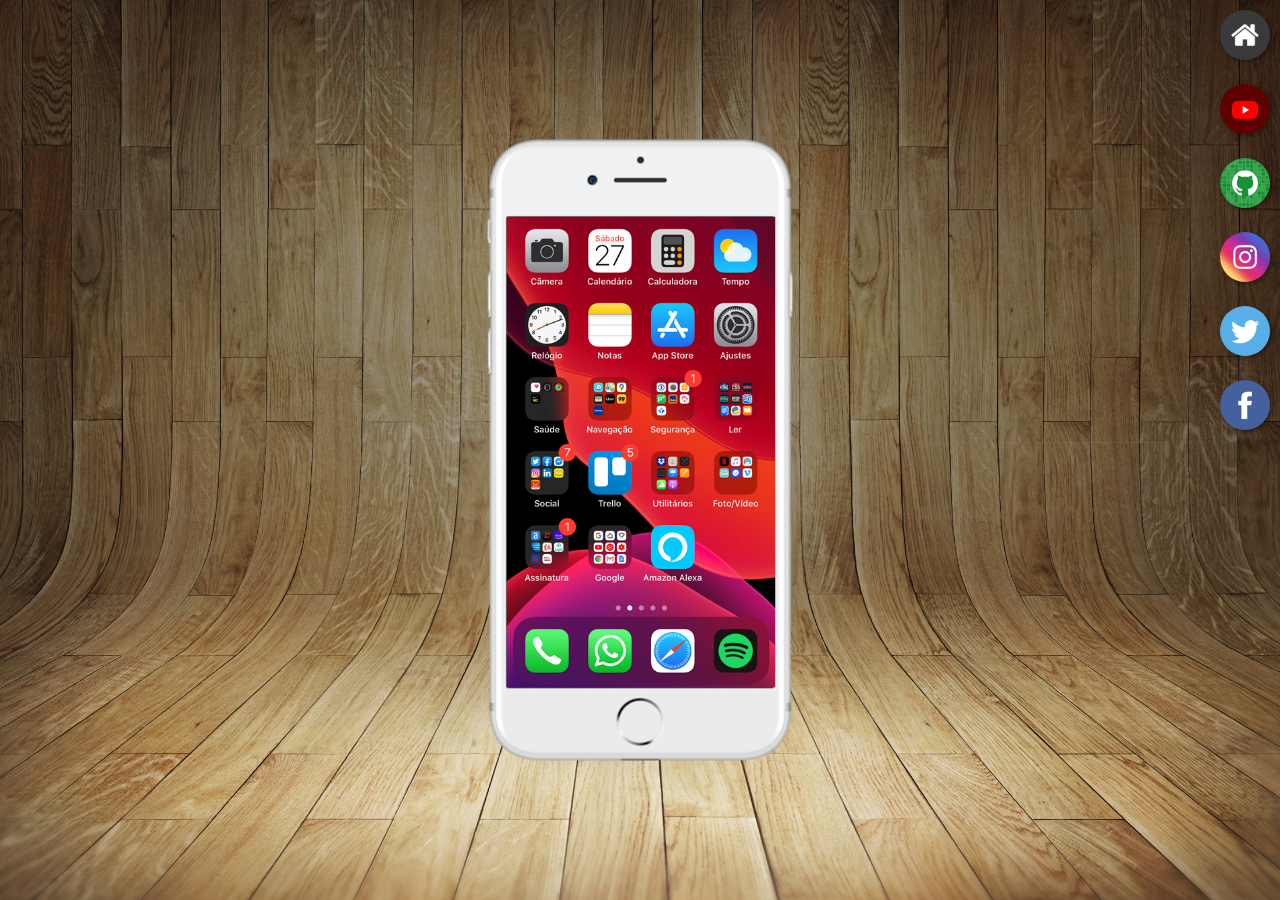
<file: index.html>
<!DOCTYPE html>
<html lang="pt-br">
<head>
  <meta charset="UTF-8">
  <meta name="viewport" content="width=device-width, initial-scale=1.0">
  <link rel="shortcut icon" href="favicon.ico" type="image/x-icon">
  <link rel="stylesheet" href="estilos/style.css">
  <title>Projeto Redes Sociais</title>
</head>
<body>
  <main>
    <section id="telefone">
      <iframe src="home.html" name="tela" frameborder="0" id="tela">Seu navegador não é compatível com isso.</iframe>
    </section>
    <section id="redes-sociais">
      <a href="home.html" target="tela"><img src="imagens/logo-home.jpg" alt="home"></a><br>
      <a href="youtube.html" target="tela"><img src="imagens/logo-youtube.jpg" alt="youtube"></a><br>
      <a href="github.html" target="tela"><img src="imagens/logo-github.jpg" alt="github"></a><br>
      <a href="instagram.html" target="tela"><img src="imagens/logo-instagram.jpg" alt="instagram"></a><br>
      <a href="#" target="tela"><img src="imagens/logo-twitter.jpg" alt="twitter"></a><br>
      <a href="facebook.html" target="tela"><img src="imagens/logo-facebook.jpg" alt="facebook"></a>
    </section>
  </main>
</body>
</html>
</file>
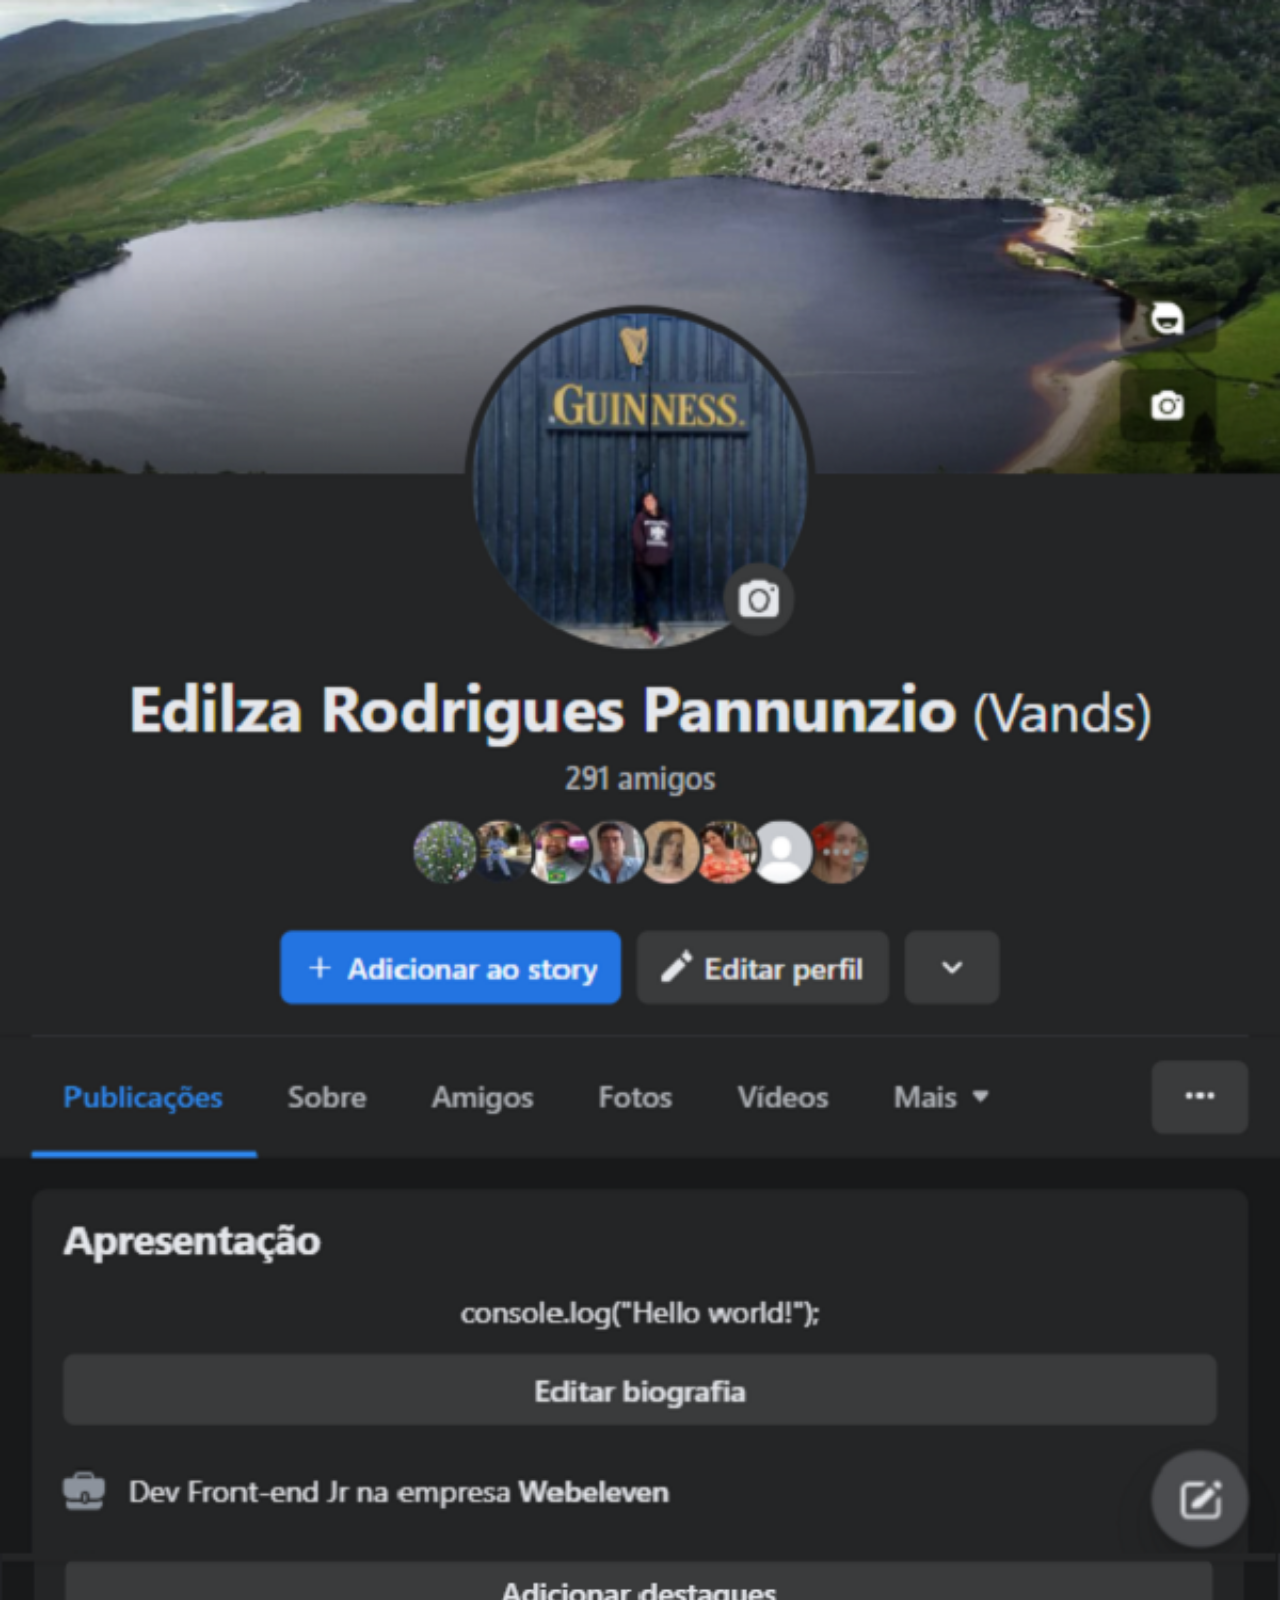
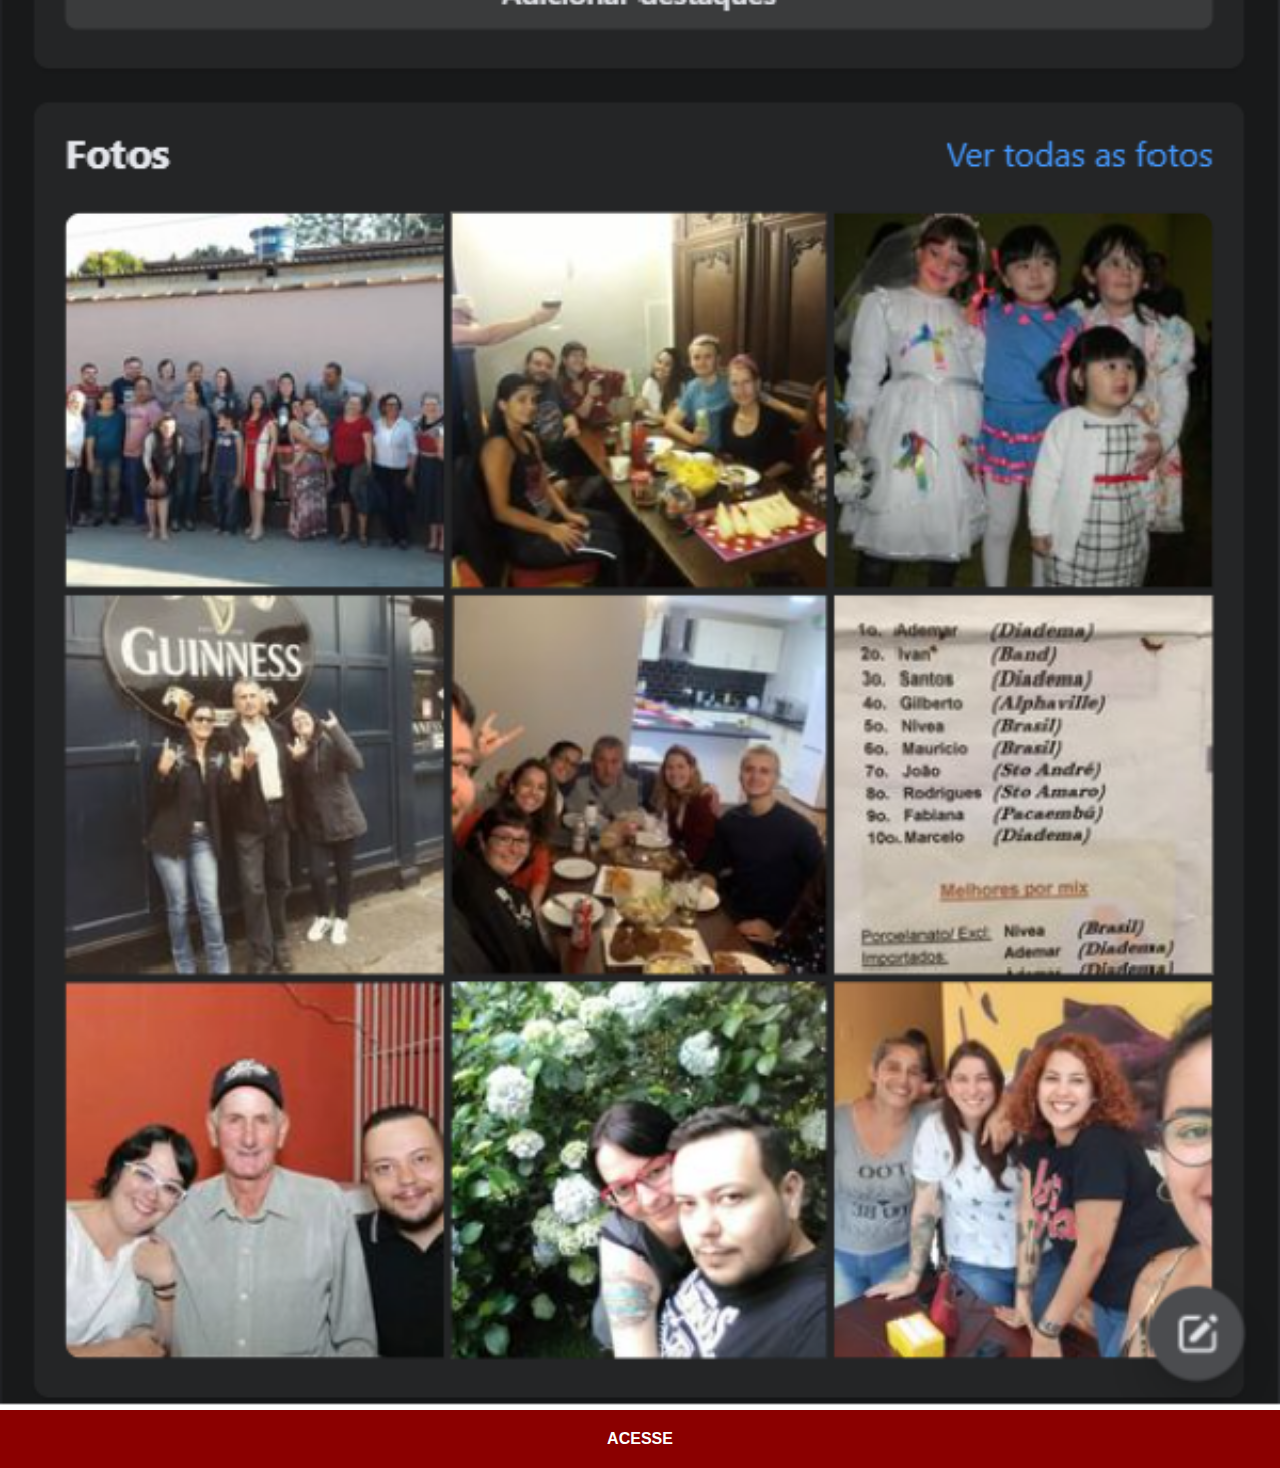
<file: facebook.html>
<!DOCTYPE html>
<html lang="pt-br">
<head>
  <meta charset="UTF-8">
  <meta name="viewport" content="width=device-width, initial-scale=1.0">
  <link rel="stylesheet" href="estilos/social.css">
  <title>Facebook</title>
</head>
<body>
  <img src="imagens/tela-facebook.png" alt="facebook">
  <a href="https://www.facebook.com/onechance32" target="_blank">ACESSE</a>
</body>
</html>
</file>
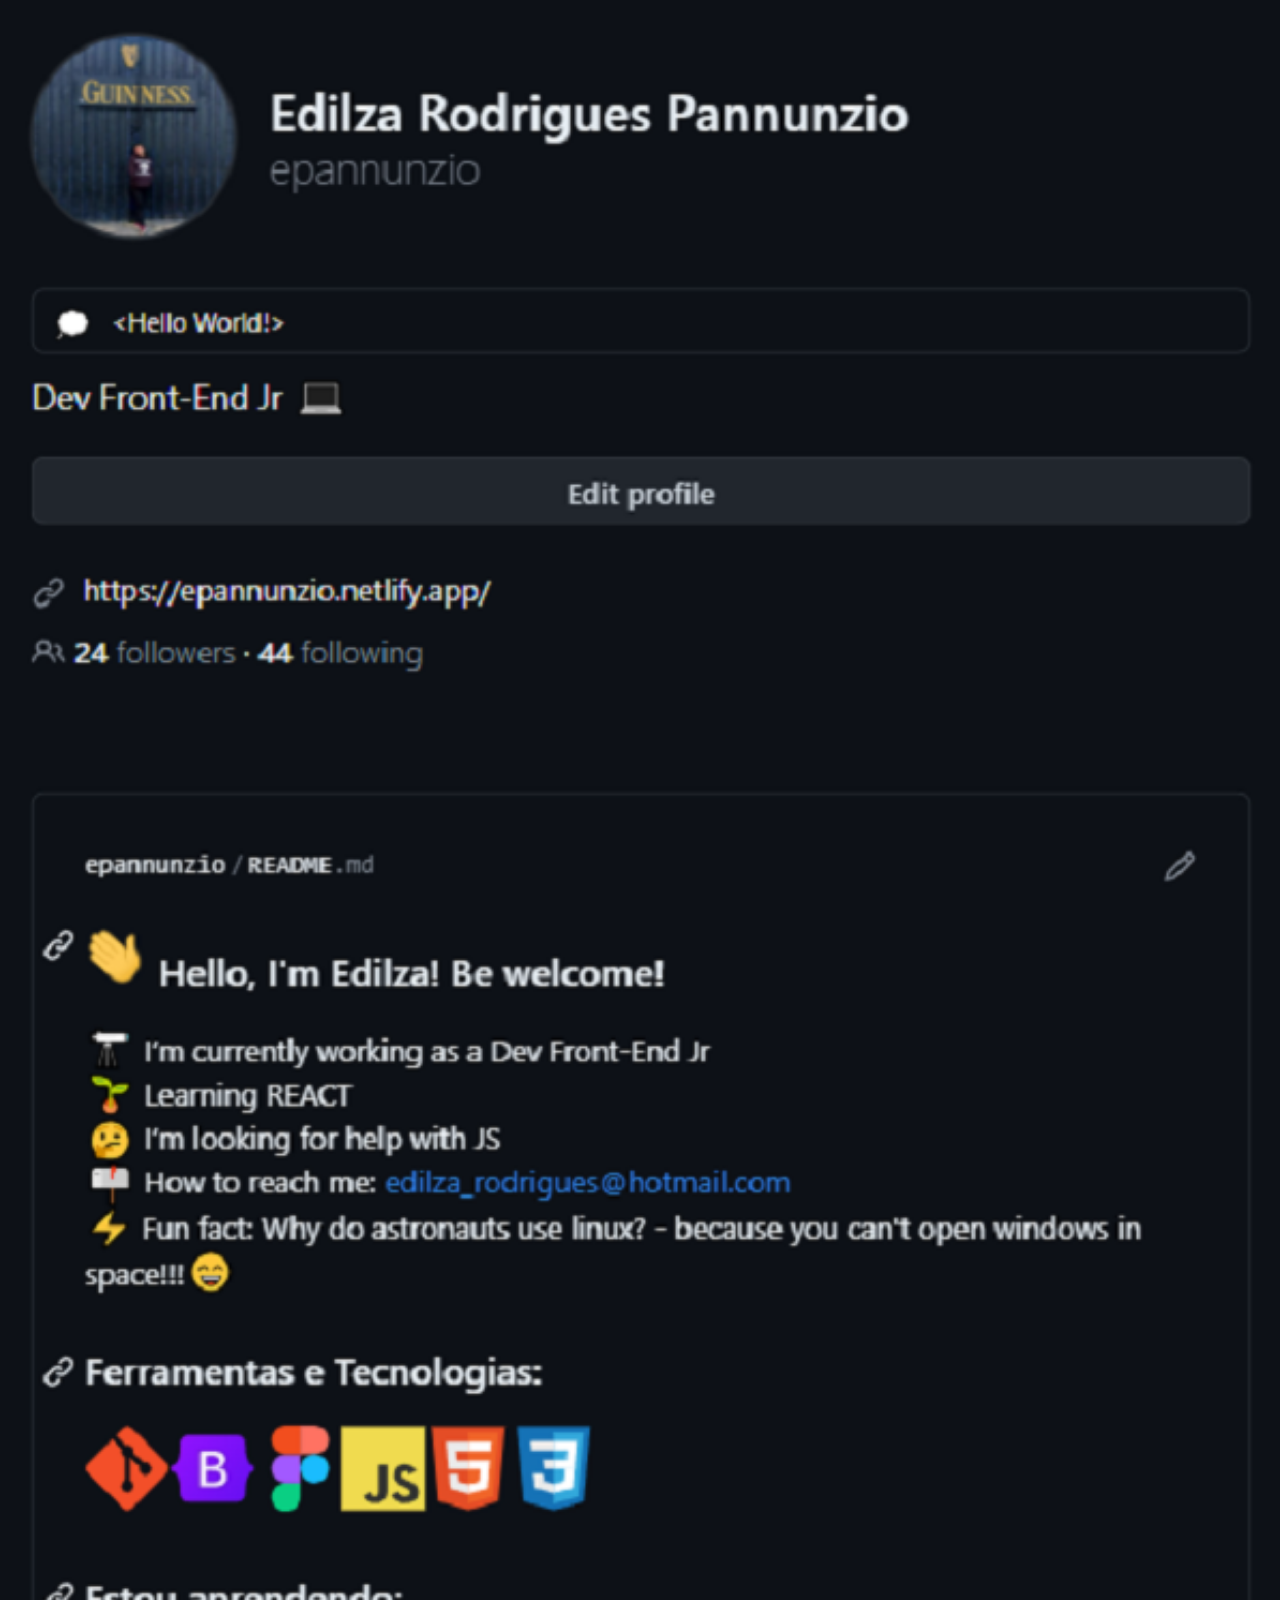
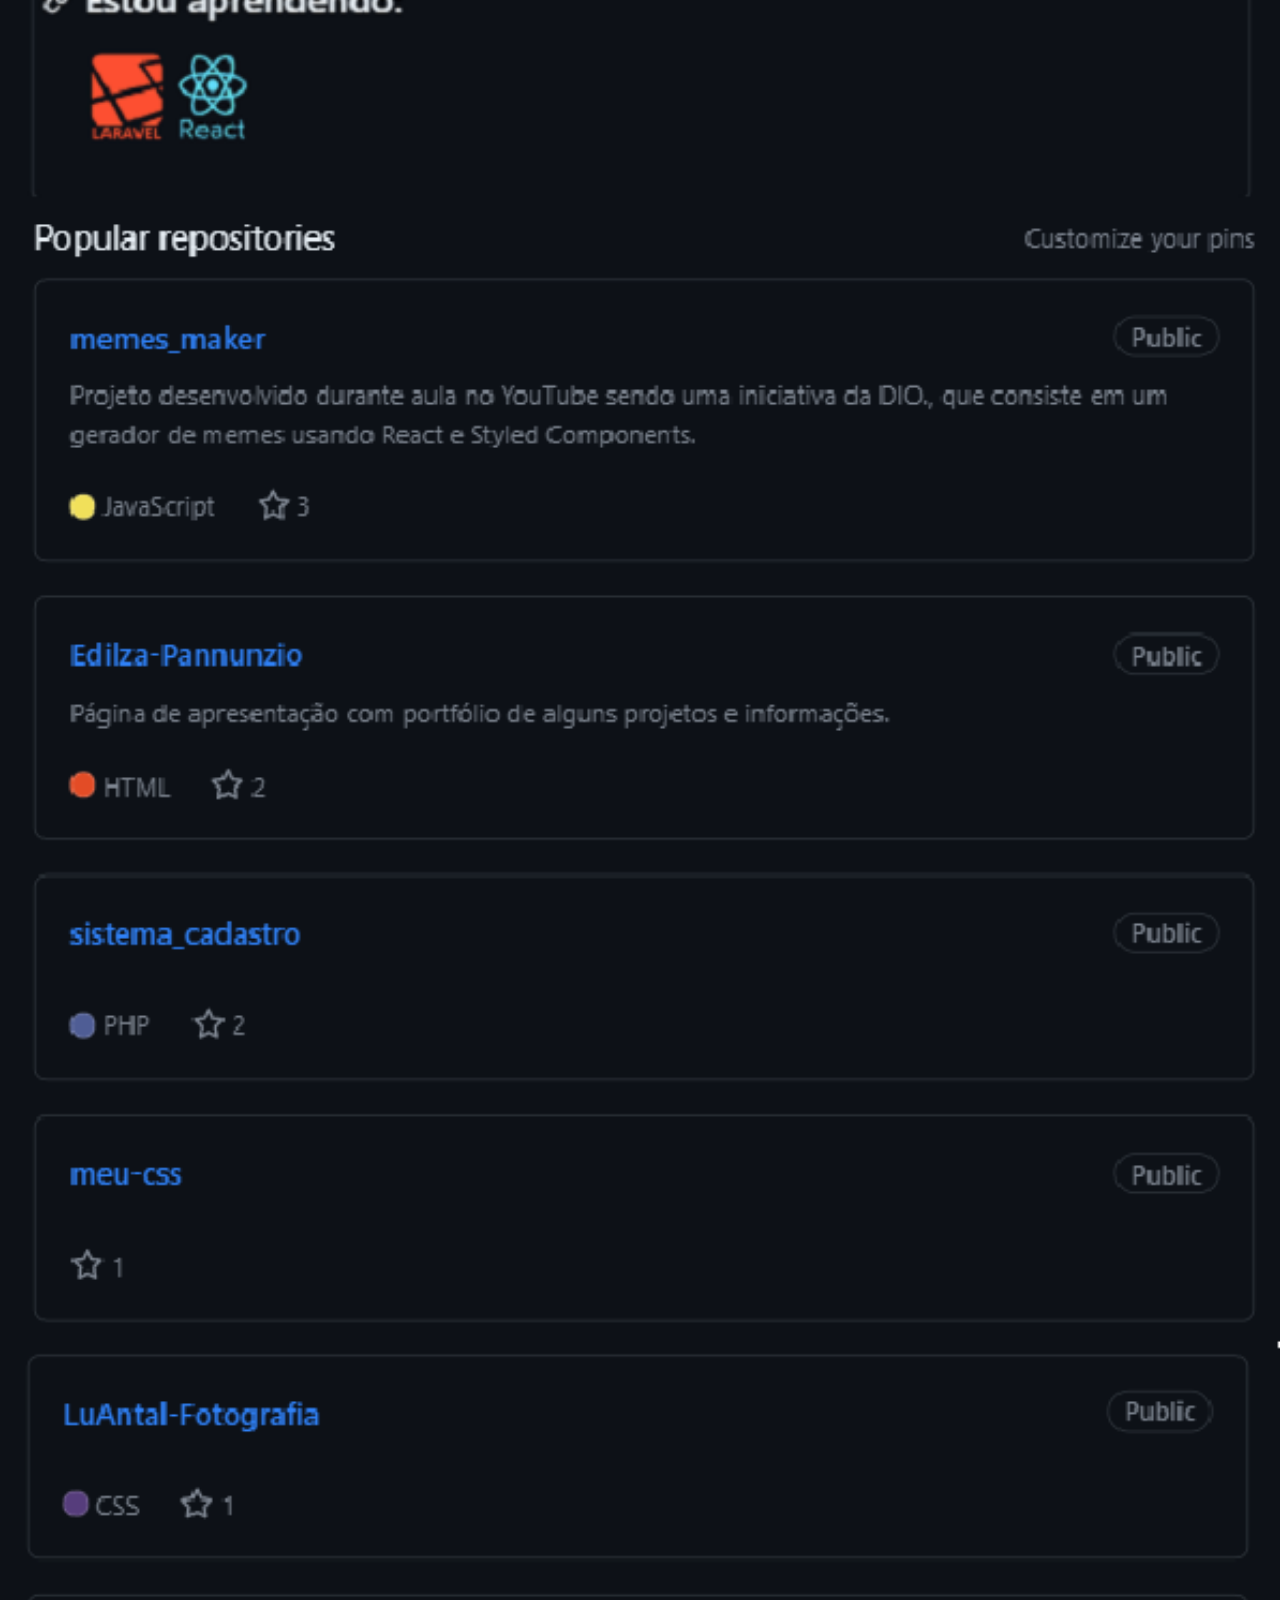
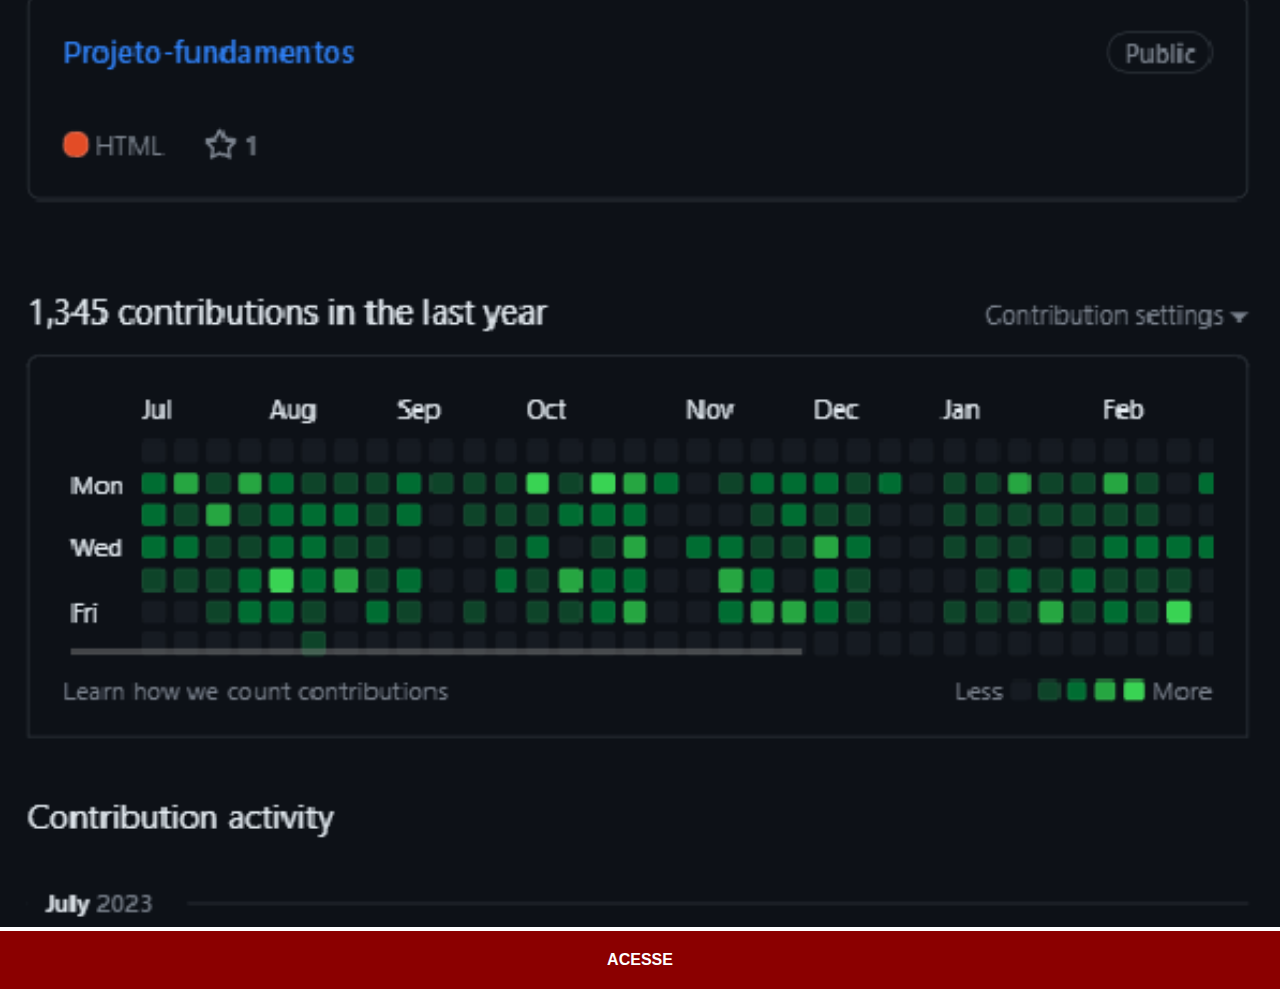
<file: github.html>
<!DOCTYPE html>
<html lang="pt-br">
<head>
  <meta charset="UTF-8">
  <meta name="viewport" content="width=device-width, initial-scale=1.0">
  <link rel="stylesheet" href="estilos/social.css">
  <title>GitHub</title>
</head>
<body>
  <img src="imagens/tela-github.png" alt="github">
  <a href="https://github.com/epannunzio" target="_blank">ACESSE</a>
</body>
</html>
</file>
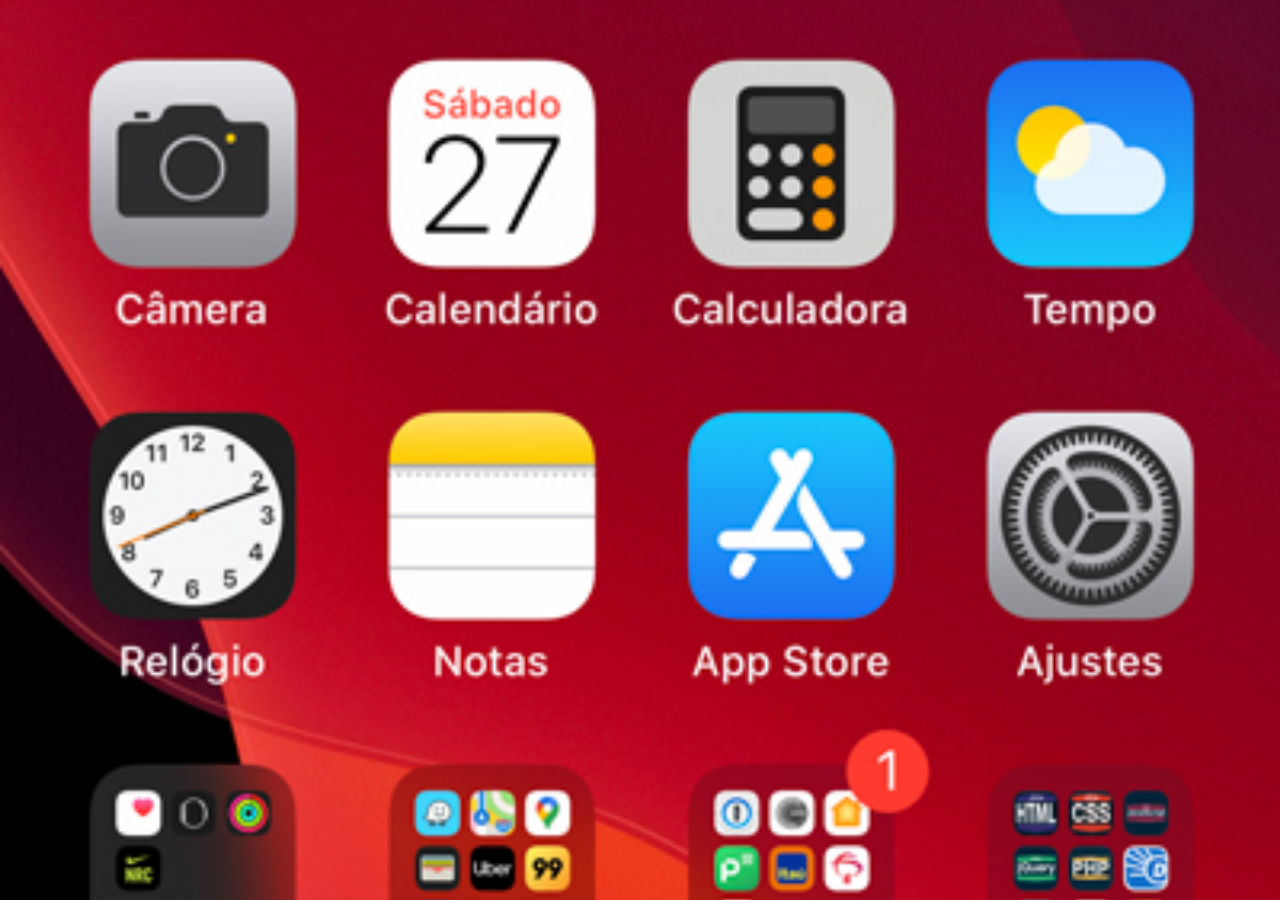
<file: home.html>
<!DOCTYPE html>
<html lang="pt-br">
<head>
  <meta charset="UTF-8">
  <meta name="viewport" content="width=device-width, initial-scale=1.0">
  <title>Home</title>
</head>
<style>
  * {
    margin: 0px;
    padding: 0px;
  }

  body {
    width: 100%;
    height: 100%;
    background: url('imagens/tela-home.jpg') no-repeat top center;
    background-size: cover;
  }
</style>

<body>
  
</body>
</html>
</file>
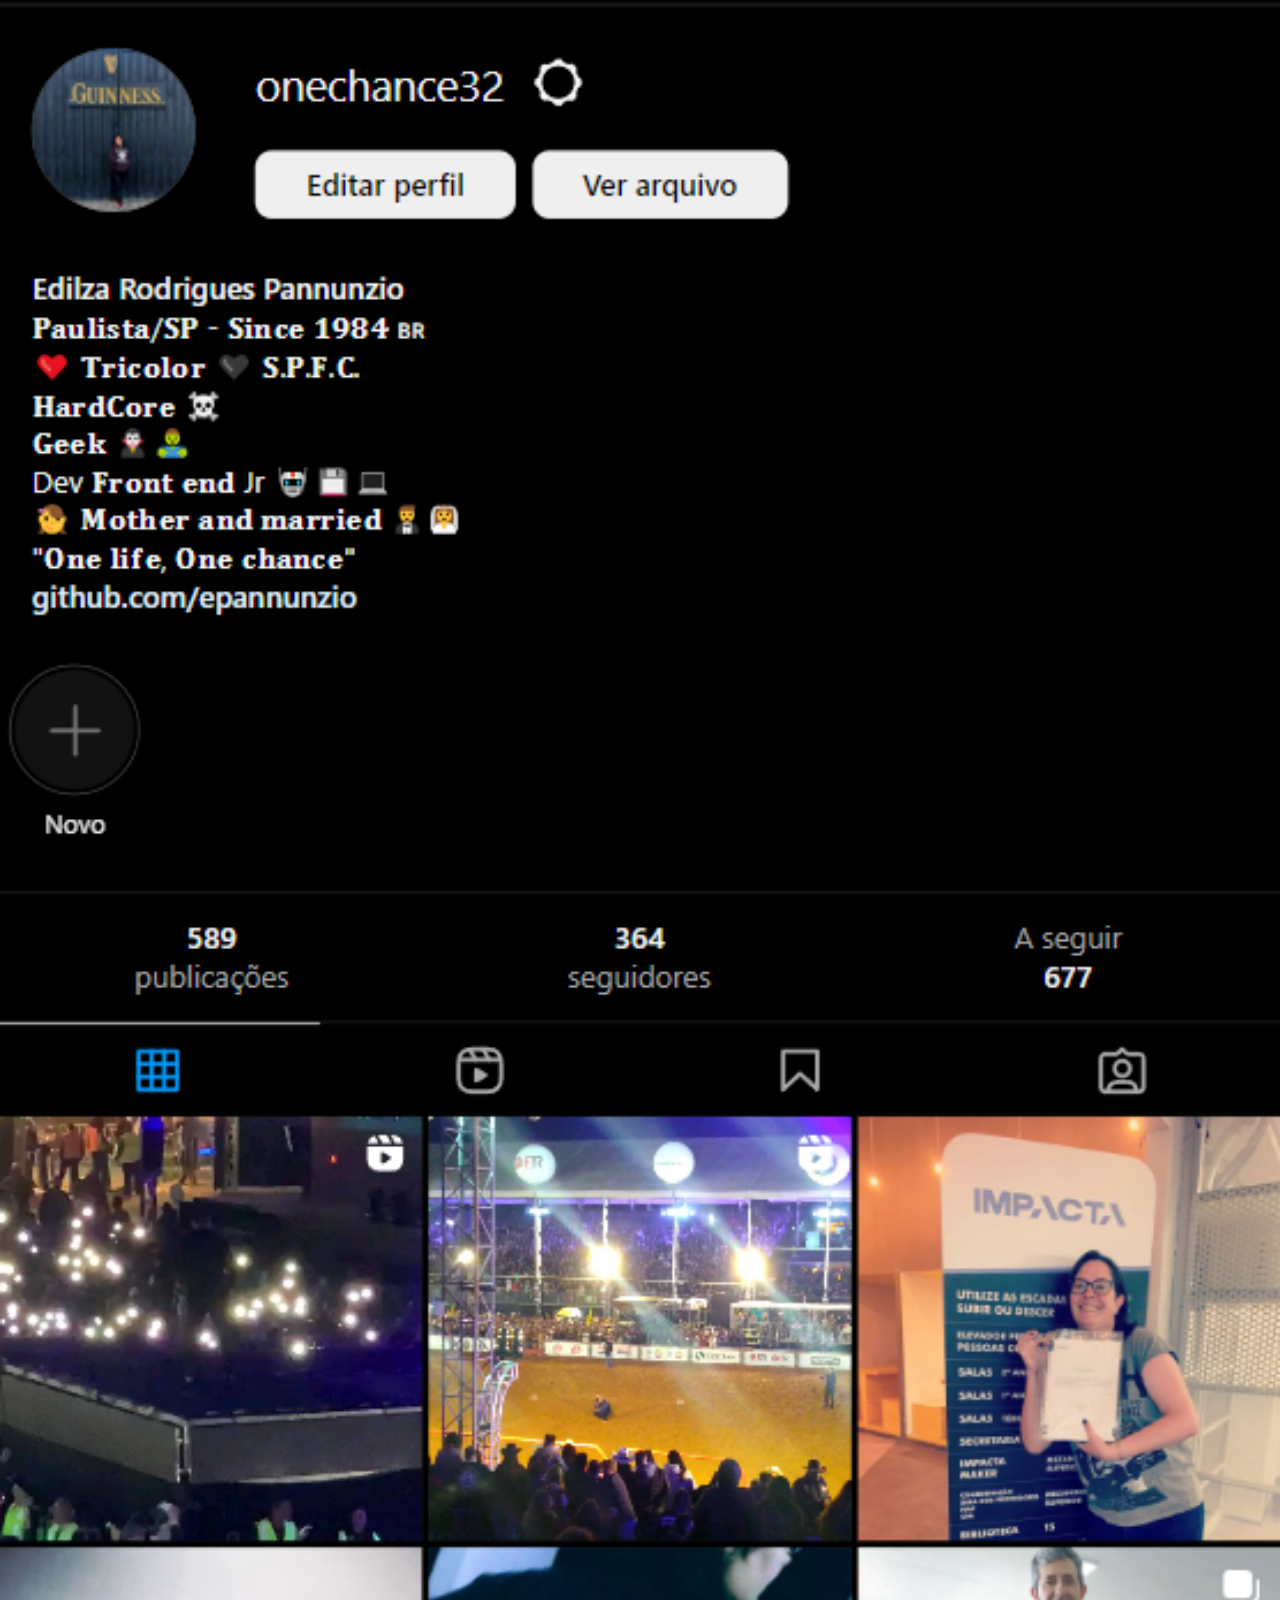
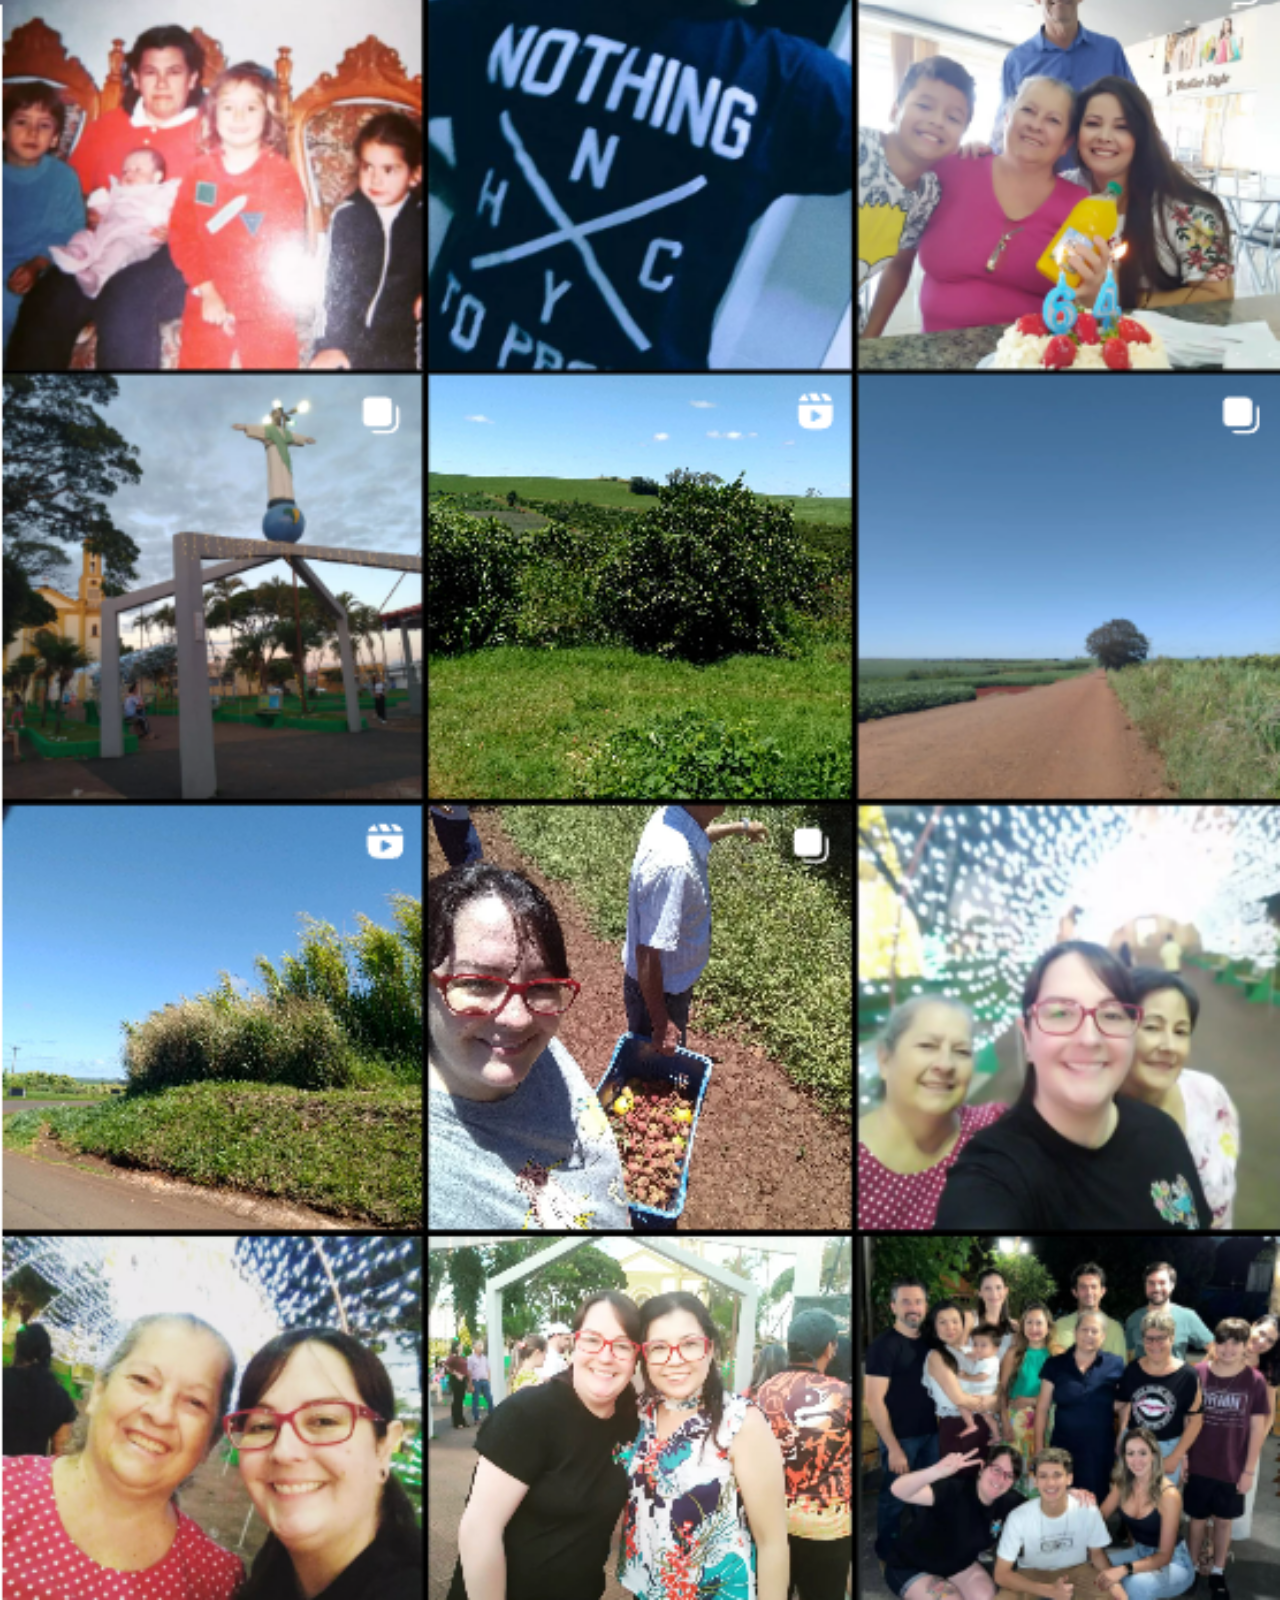
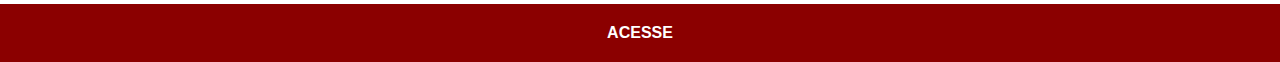
<file: instagram.html>
<!DOCTYPE html>
<html lang="pt-br">
<head>
  <meta charset="UTF-8">
  <meta name="viewport" content="width=device-width, initial-scale=1.0">
  <link rel="stylesheet" href="estilos/social.css">
  <title>Instagram</title>
</head>
<body>
  <img src="imagens/tela-instagram.png" alt="instagram">
  <a href="https://www.instagram.com/onechance32/" target="_blank">ACESSE</a>
</body>
</html>
</file>
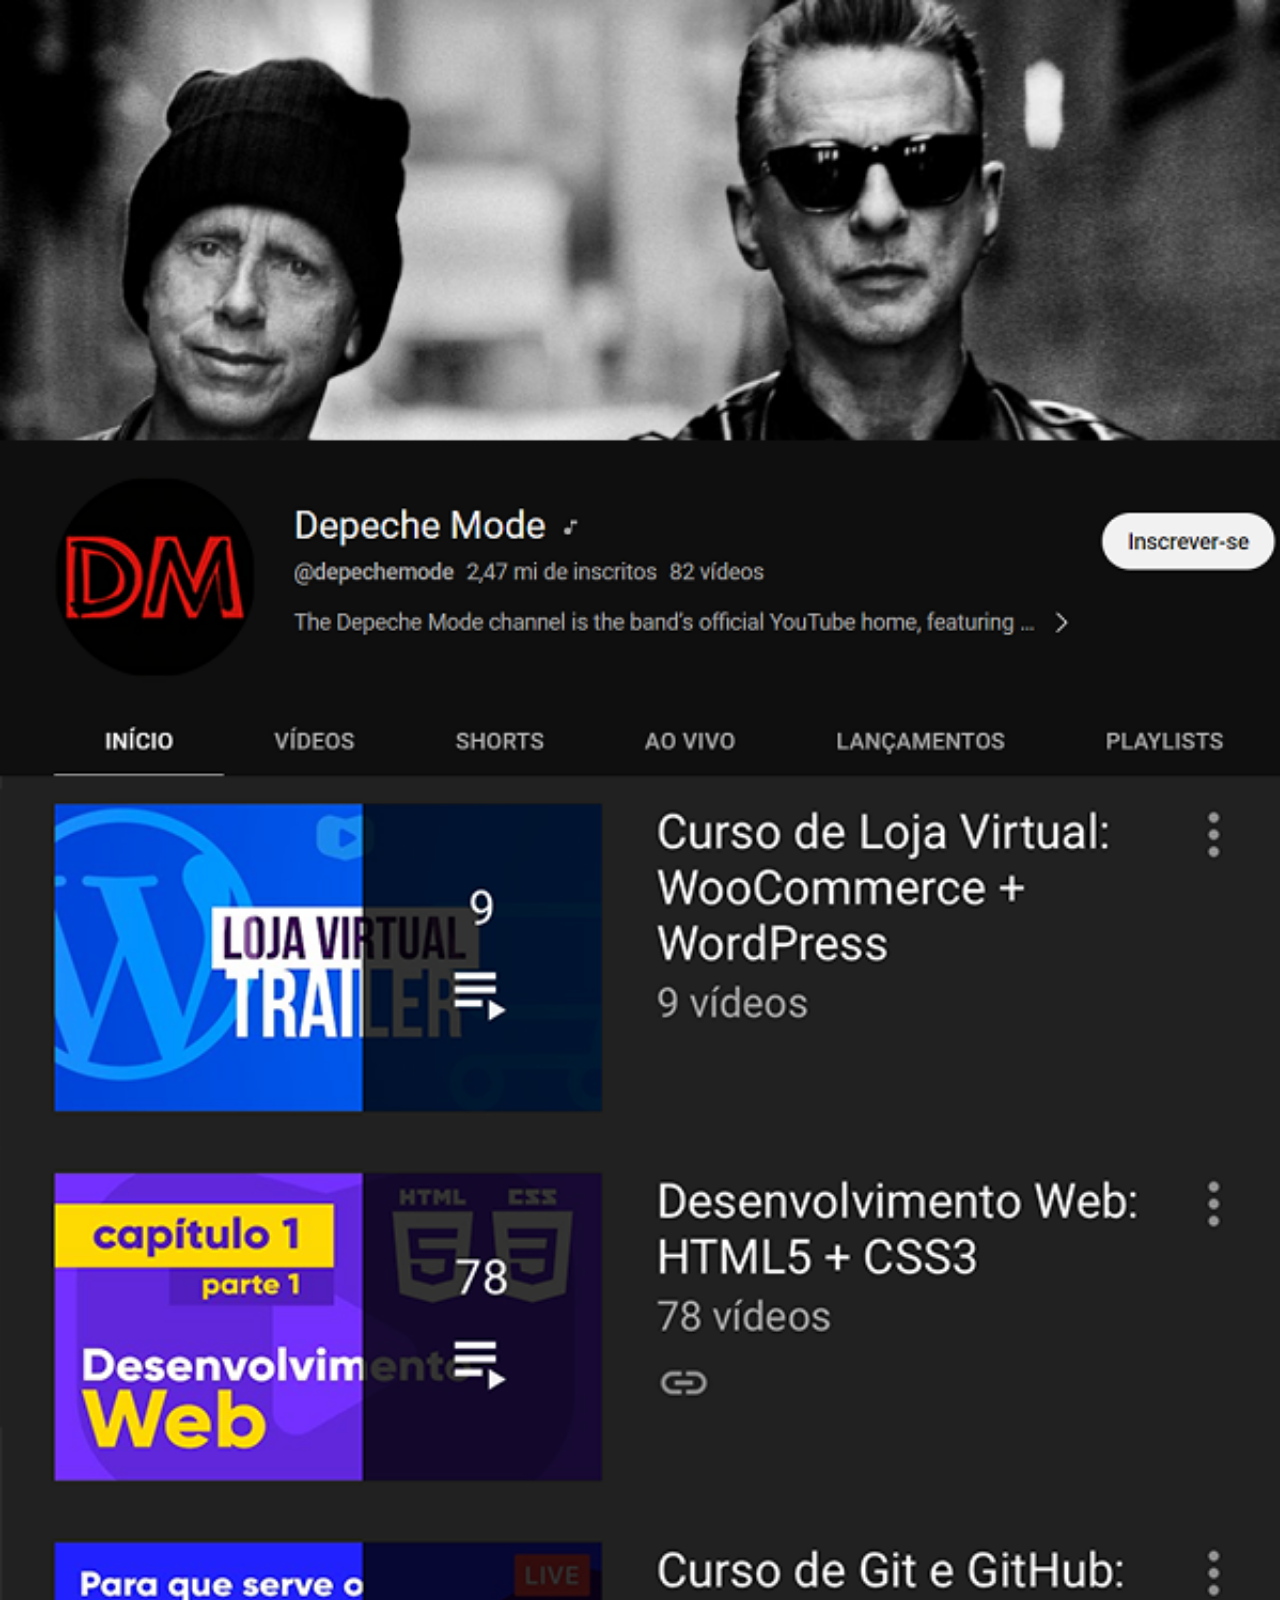
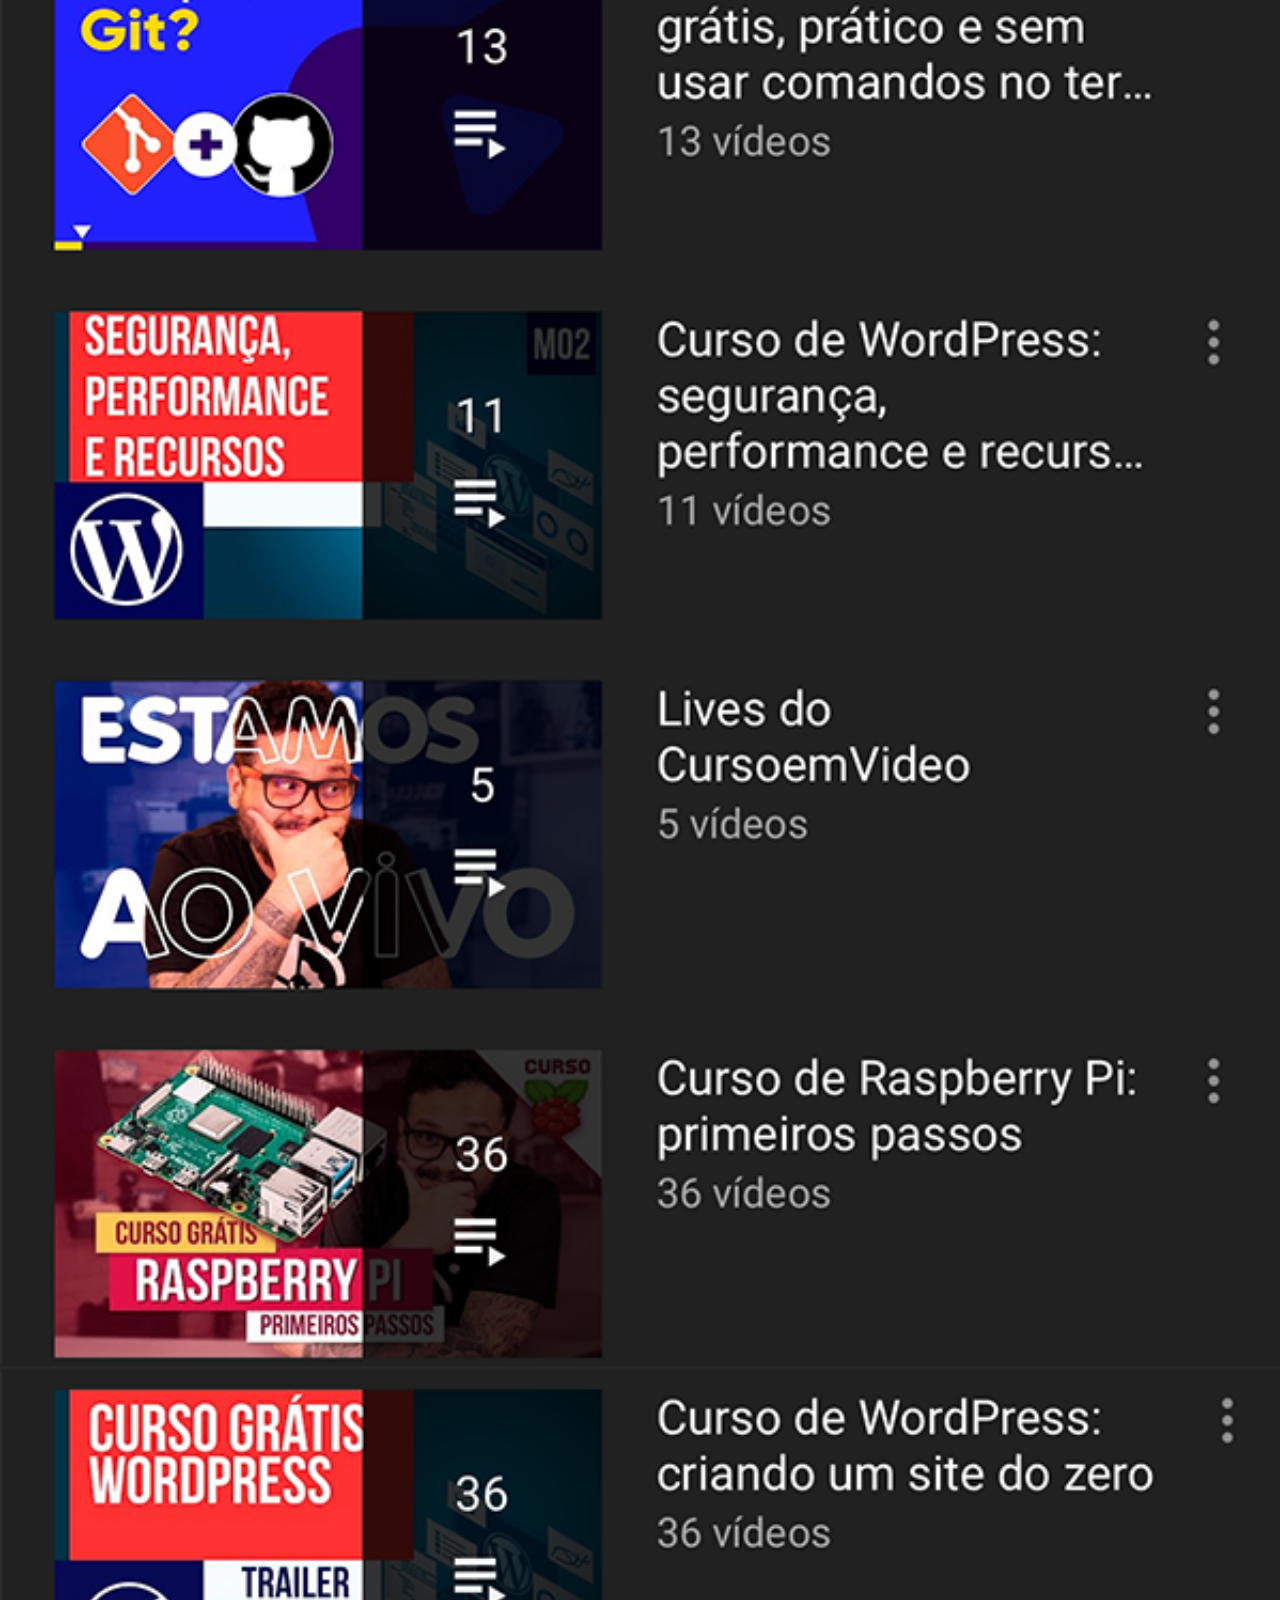
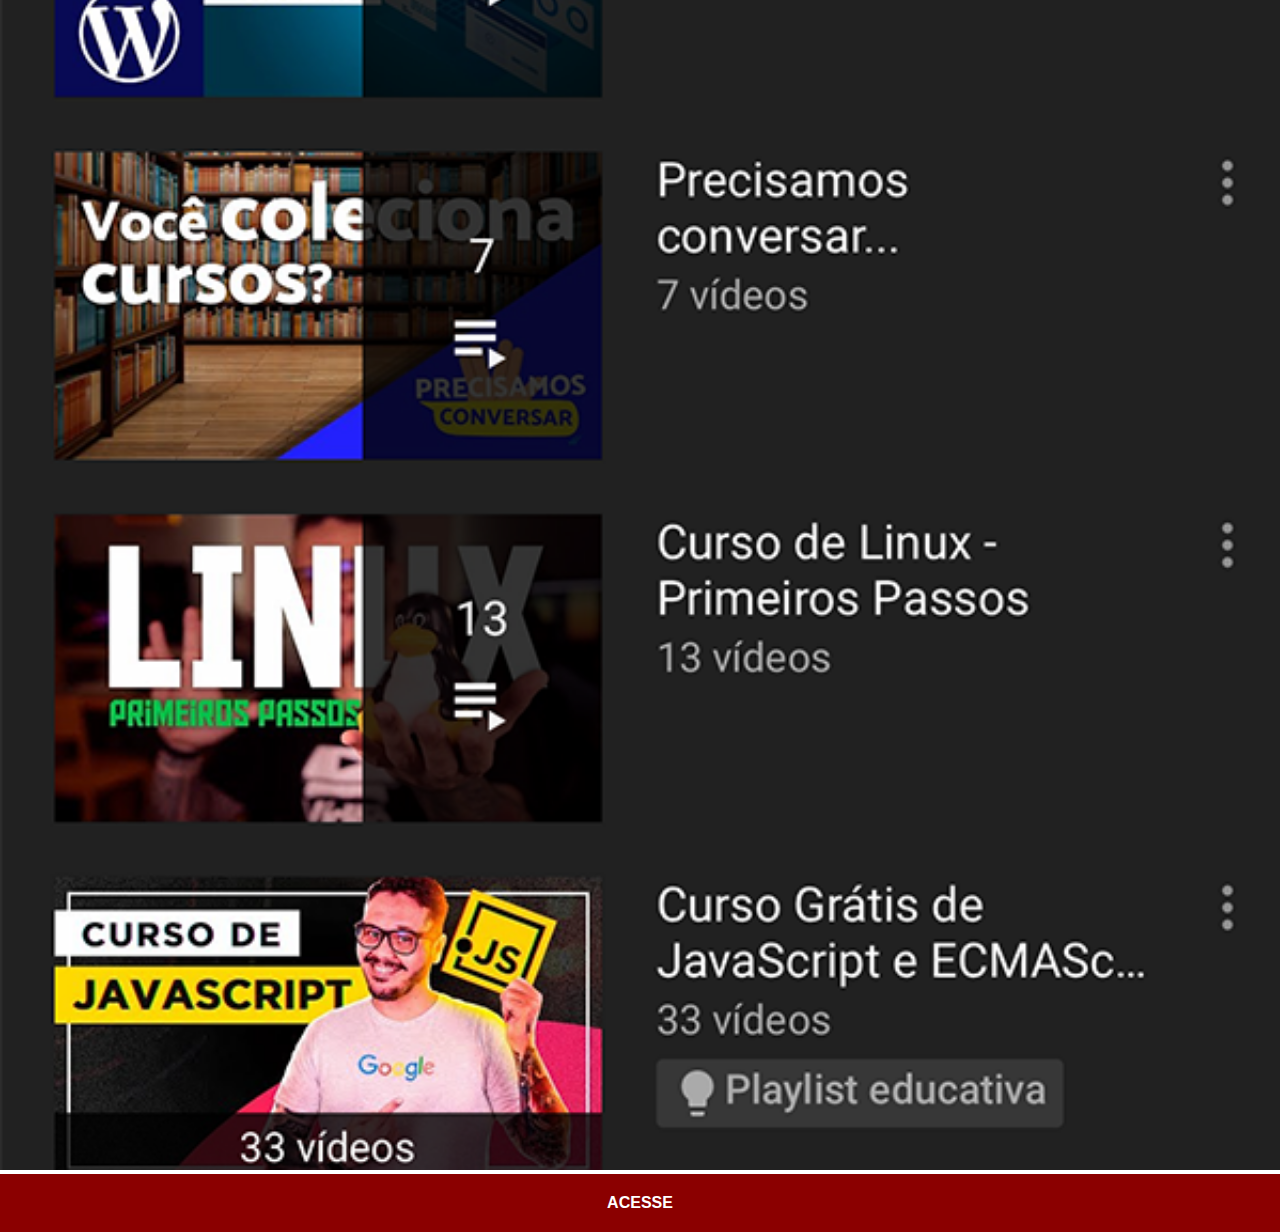
<file: youtube.html>
<!DOCTYPE html>
<html lang="pt-br">
<head>
  <meta charset="UTF-8">
  <meta name="viewport" content="width=device-width, initial-scale=1.0">
  <link rel="stylesheet" href="estilos/social.css">
  <title>Youtube</title>
</head>
<body>
  <img src="imagens/tela-depeche.png" alt="youtube">
  <a href="https://www.youtube.com/channel/UCM-CWGUijAC-8idv6k6Fygw" target="_blank">ACESSE</a>
</body>
</html>
</file>
<file: estilos/style.css>
@charset "UTF-8";

* {
  margin: 0px;
  padding: 0px;
  font-family: Arial, Helvetica, sans-serif;
}

html, body {
  height: 100%;
  width: 100%;
  background-color: black;
}

body {
  background: url('../imagens/fundo-madeira.jpg') no-repeat top center;
  background-size: cover;
  background-attachment: fixed;
}

main {
  height: 100vh;
  position: relative;
}

section#telefone {
  position: absolute;
  top: 50%;
  left: 50%;
  transform: translate(-50%, -50%);
  height: 627px;
  width: 311px;
  background: url('../imagens/frame-iphone.png') no-repeat;
}

iframe#tela {
  position: relative;
  top: 80px;
  left: 22px;
  width: 269px;
  height: 471px;
}

section#redes-sociais {
  text-align: right;
}

section#redes-sociais img {
  width: 50px;
  margin: 10px;
  border-radius: 50%;
  box-shadow: 2px 2px 5px rgb(0, 0, 0, 0.400);
  box-sizing: border-box;
}

section#redes-sociais img:hover {
  border: 2px solid rgba(255, 255, 255, 0.068);
  transform: translate(-3px, -3px);
  box-shadow: 5px 5px 10px rgba(0, 0, 0, 0.623);
  transition: transform .5s border 1s;
}
</file>
<file: estilos/social.css>
@charset "UTF-8";

* {
  margin: 0px;
  padding: 0px;
  font-family: Arial, Helvetica, sans-serif;
}

::-webkit-scrollbar {
  width: 0px;
  height: 0px;
}

img {
  width: 100vw;

}

a {
  display: block;
  background-color: darkred;
  color: white;
  padding: 20px;
  text-align: center;
  font-weight: bolder;
  text-decoration: none;
}

a:hover {
  background-color: red;
}
</file>
